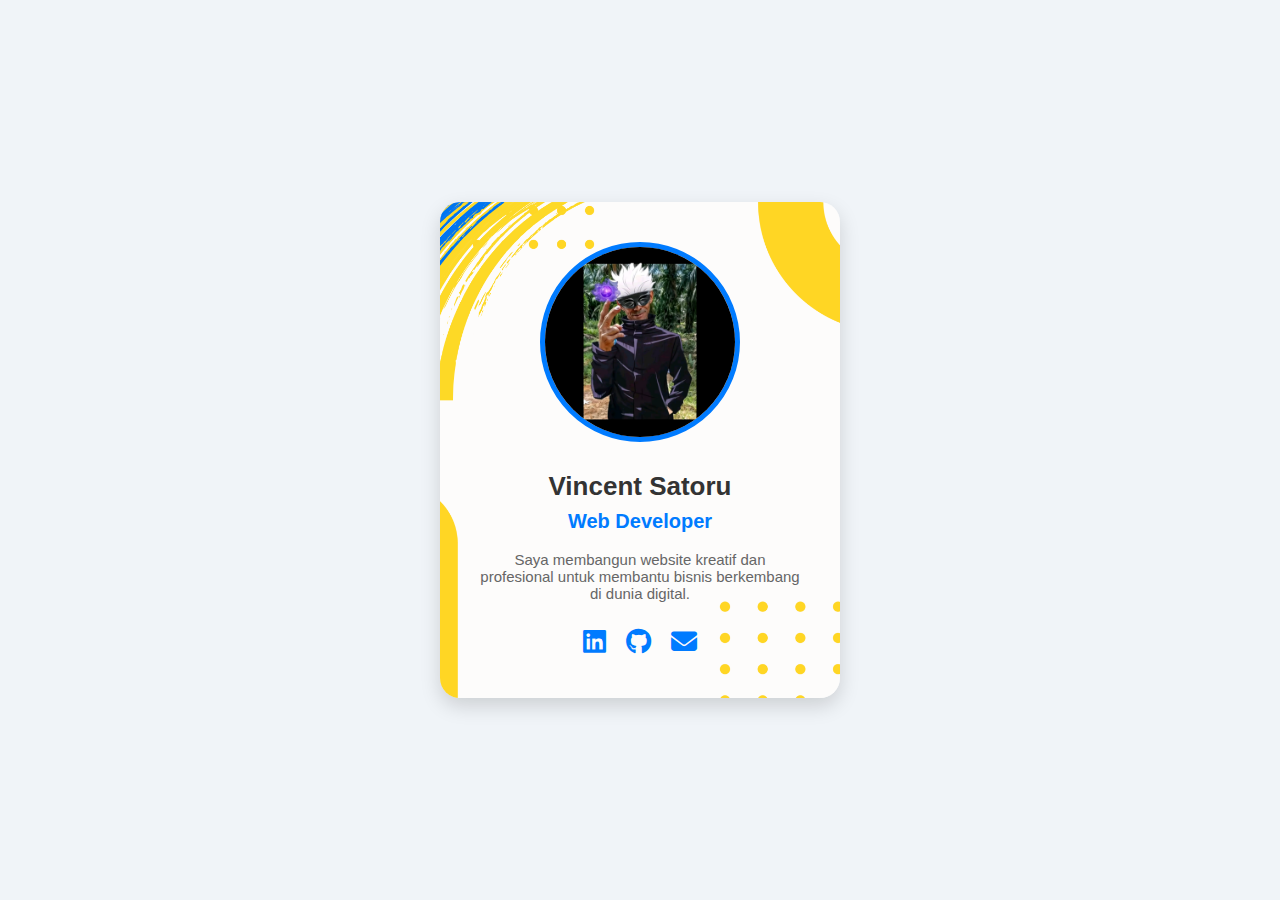
<file: challenge 1/index.html>
<!DOCTYPE html>
<html lang="en">
<head>
    <meta charset="UTF-8">
    <meta name="viewport" content="width=device-width, initial-scale=1.0">
    <title>Kartu Nama Digital</title>
    <link rel="stylesheet" href="style.css">
    <link rel="stylesheet" href="https://cdnjs.cloudflare.com/ajax/libs/font-awesome/6.4.0/css/all.min.css">
</head>
<body>
    <div class="card-container">
        <div class="profile-pic">
            <img src="profile.png" alt="Profile Picture">
        </div>
        <div class="profile-info">
            <h1>Vincent Satoru</h1>
            <h2>Web Developer</h2>
            <p>Saya membangun website kreatif dan profesional untuk membantu bisnis berkembang di dunia digital.</p>
            <div class="contact-icons">
                <a href="#"><i class="fab fa-linkedin"></i></a>
                <a href="#"><i class="fab fa-github"></i></a>
                <a href="#"><i class="fas fa-envelope"></i></a>
            </div>
        </div>
    </div>
</body>
</html>
</file>
<file: challenge 1/style.css>
/* Reset */
* {
    margin: 0;
    padding: 0;
    box-sizing: border-box;
}

body {
    background: #f0f4f8;
    font-family: 'Poppins', sans-serif;
    min-height: 100vh;
    display: flex;
    justify-content: center;
    align-items: center;
}

/* Card */
.card-container {
    background: url('background.png') no-repeat center center/cover;
    border-radius: 20px;
    padding: 40px 30px;
    width: 400px; /* LEBIH BESAR */
    box-shadow: 0 8px 20px rgba(0, 0, 0, 0.15);
    display: flex;
    flex-direction: column;
    align-items: center;
    transition: 0.3s;
}

.card-container:hover {
    transform: translateY(-10px);
    box-shadow: 0 12px 30px rgba(0, 0, 0, 0.25);
}

/* Profile Picture */
.profile-pic img {
    width: 200px; /* Sedikit lebih besar */
    height: 200px;
    object-fit: cover;
    border-radius: 50%;
    border: 5px solid #007bff;
    margin-bottom: 25px;
}

/* Info */
.profile-info {
    text-align: center;
}

.profile-info h1 {
    font-size: 26px;
    color: #333;
    margin-bottom: 8px;
}

.profile-info h2 {
    font-size: 20px;
    color: #007bff;
    margin-bottom: 18px;
}

.profile-info p {
    font-size: 15px;
    color: #666;
    margin-bottom: 25px;
    padding: 0 10px;
}

/* Contact Icons */
.contact-icons {
    display: flex;
    justify-content: center; /* DIPUSATKAN */
    gap: 20px;
}

.contact-icons a {
    color: #007bff;
    font-size: 26px;
    transition: 0.3s;
}

.contact-icons a:hover {
    color: #0056b3;
}
</file>
